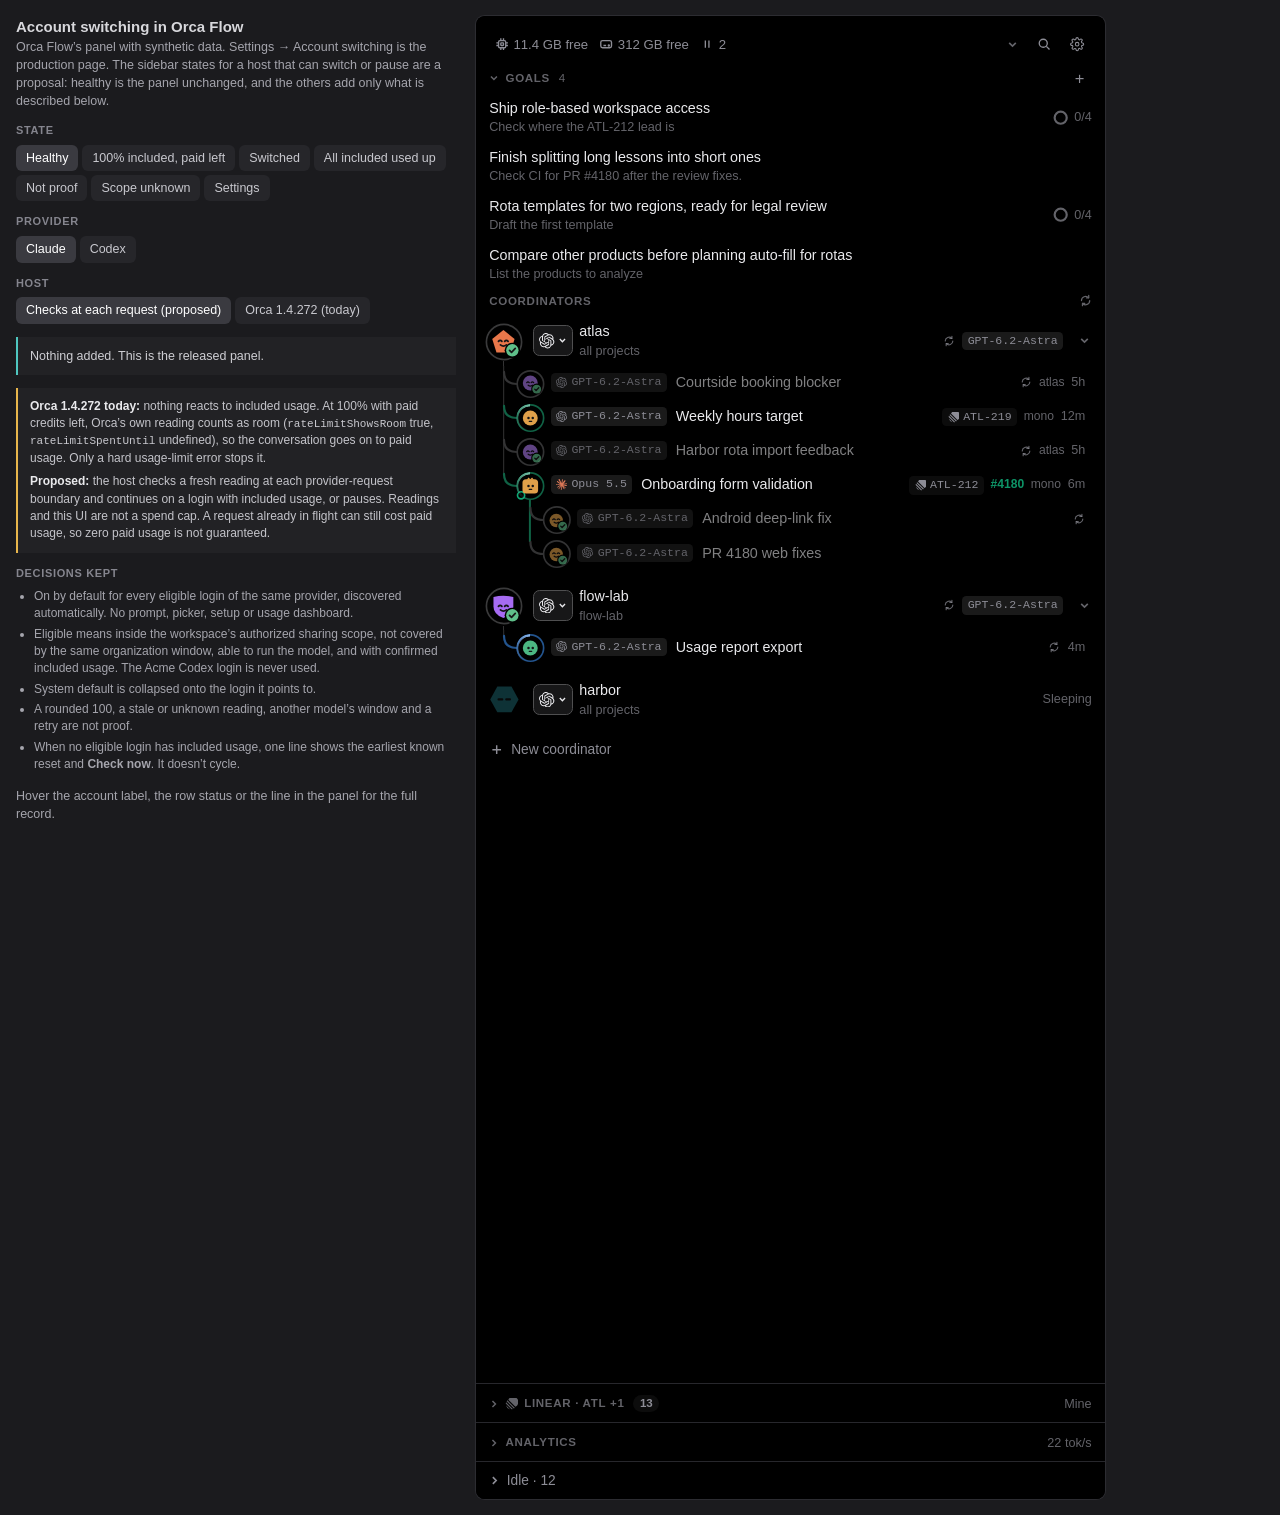
<file: docs/account-failover-prototype.html>
<!doctype html>
<html lang="en">
<meta charset="utf-8">
<meta name="viewport" content="width=device-width,initial-scale=1">
<title>Account switching · Orca Flow 0.2.98 preview</title>
<!--
  Review shell only. The panel in the frame is this worktree's Orca Flow renderer, HTML and CSS
  with synthetic data (docs/account-failover-preview/panel.html, written by
  scripts/account-failover-preview.mjs). Everything on this page outside the frame is for review.
  URL: ?state=healthy|included|switched|spent|notproof|scope|settings&trigger=included|error
       &reason=rounded|stale|othermodel|retry&page=accounts|models&provider=claude|codex&host=ready|today
-->
<style>
  :root { color-scheme: dark; font: 13px/1.45 -apple-system, BlinkMacSystemFont, "Segoe UI", sans-serif; }
  body { margin: 0; background: #1b1b1e; color: #d8d8dc; }
  .wrap { display: flex; flex-wrap: wrap; gap: 20px; padding: 16px; align-items: flex-start; }
  .review { flex: 1 1 280px; max-width: 440px; display: grid; gap: 13px; }
  h1 { margin: 0; font-size: 15px; }
  p { margin: 0; color: #a5a5ad; font-size: 12.5px; }
  .group { display: grid; gap: 6px; }
  .group > b { font-size: 11px; text-transform: uppercase; letter-spacing: .06em; color: #85858e; font-weight: 600; }
  .seg { display: flex; flex-wrap: wrap; gap: 4px; }
  .seg a { padding: 4px 10px; border-radius: 6px; background: #26262a; color: #c9c9cf; text-decoration: none; font-size: 12.5px; }
  .seg a[aria-current="true"] { background: #3a3a40; color: #fff; }
  .seg a:focus-visible { outline: 2px solid #8fb3ff; outline-offset: 2px; }
  [hidden] { display: none !important; }
  .what { padding: 10px 12px; border-left: 2px solid #4fc7c0; background: #222225; color: #cfcfd4; font-size: 12.5px; }
  .host { padding: 10px 12px; border-left: 2px solid #e8b64c; background: #222225; font-size: 12px; color: #c4c4ca; display: grid; gap: 6px; }
  .host b { color: #e9e9ec; }
  ul { margin: 0; padding-left: 18px; color: #a5a5ad; font-size: 12px; }
  li + li { margin-top: 3px; }
  code { font: 11px ui-monospace, "SF Mono", Menlo, monospace; color: #c9c9cf; }
  /* Orca draws the panel at 110%; the frame is the panel's real CSS width. */
  .frame { flex: none; width: 572px; height: 1348px; zoom: 1.1; border: 0; border-radius: 8px; background: #000; box-shadow: 0 0 0 1px #2c2c31; max-width: calc((100vw - 32px) / 1.1); }
</style>
<body>
<div class="wrap">
  <section class="review" aria-label="Review controls">
    <div>
      <h1>Account switching in Orca Flow</h1>
      <p>Orca Flow’s panel with synthetic data. Settings → Account switching is the production page. The sidebar states for a host that can switch or pause are a proposal: healthy is the panel unchanged, and the others add only what is described below.</p>
    </div>
    <div class="group"><b>State</b><nav class="seg" id="state"></nav></div>
    <div class="group" id="reasonGroup"><b>Not proof because</b><nav class="seg" id="reason"></nav></div>
    <div class="group" id="triggerGroup"><b>Trigger</b><nav class="seg" id="trigger"></nav></div>
    <div class="group" id="pageGroup"><b>Settings page</b><nav class="seg" id="page"></nav></div>
    <div class="group"><b>Provider</b><nav class="seg" id="provider"></nav></div>
    <div class="group"><b>Host</b><nav class="seg" id="host"></nav></div>
    <div class="what" id="what" role="status"></div>
    <div class="host">
      <div><b>Orca 1.4.272 today:</b> nothing reacts to included usage. At 100% with paid credits left, Orca’s own reading counts as room (<code>rateLimitShowsRoom</code> true, <code>rateLimitSpentUntil</code> undefined), so the conversation goes on to paid usage. Only a hard usage-limit error stops it.</div>
      <div><b>Proposed:</b> the host checks a fresh reading at each provider-request boundary and continues on a login with included usage, or pauses. Readings and this UI are not a spend cap. A request already in flight can still cost paid usage, so zero paid usage is not guaranteed.</div>
    </div>
    <div class="group"><b>Decisions kept</b>
      <ul>
        <li>On by default for every eligible login of the same provider, discovered automatically. No prompt, picker, setup or usage dashboard.</li>
        <li>Eligible means inside the workspace’s authorized sharing scope, not covered by the same organization window, able to run the model, and with confirmed included usage. The Acme Codex login is never used.</li>
        <li>System default is collapsed onto the login it points to.</li>
        <li>A rounded 100, a stale or unknown reading, another model’s window and a retry are not proof.</li>
        <li>When no eligible login has included usage, one line shows the earliest known reset and <b>Check now</b>. It doesn’t cycle.</li>
      </ul>
    </div>
    <p>Hover the account label, the row status or the line in the panel for the full record.</p>
  </section>
  <iframe class="frame" id="frame" title="Orca Flow panel (preview)"></iframe>
</div>
<script>
'use strict'
const OPTIONS = {
  state: [['healthy', 'Healthy'], ['included', '100% included, paid left'], ['switched', 'Switched'], ['spent', 'All included used up'], ['notproof', 'Not proof'], ['scope', 'Scope unknown'], ['settings', 'Settings']],
  reason: [['rounded', 'Rounded 100'], ['stale', 'Stale reading'], ['othermodel', 'Other model’s window'], ['retry', 'Temporary retry']],
  trigger: [['included', 'Included usage at 100%'], ['error', 'Usage-limit error (fallback)']],
  page: [['accounts', 'Account switching'], ['models', 'Models']],
  provider: [['claude', 'Claude'], ['codex', 'Codex']],
  host: [['ready', 'Checks at each request (proposed)'], ['today', 'Orca 1.4.272 (today)']]
}
const WHAT = {
  healthy: 'Nothing added. This is the released panel.',
  included: 'dev@studio has a fresh reading of 100% of its included 5-hour usage. Paid credits are left and no error appeared. Before the next request, the row’s age becomes the panel’s own pending status, “Moving to qa@studio”.',
  switched: 'qa@studio is verified to have included usage. The row gets one faint label, ⇄ qa@studio (ops@studio for Codex), next to the project and age. Its tooltip is the record. Nothing else changes.',
  spent: 'Every eligible login has used its included usage. Work pauses before the next paid request: the row shows “Paused · 3:45 PM”, and one line under Coordinators shows the earliest known reset and Check now.',
  notproof: 'Not proof, so nothing changes: the panel is identical to healthy.',
  scope: 'At 100% included, Orca can’t confirm which accounts may receive the work. It pauses before paid usage, and the line says why.',
  settings: 'Production: Account switching is its own page beside Models, for the workspace Settings was opened in (Weekly hours target here); only its deviations are saved. It says every eligible login is used by default at 100% included usage, keeps the off switch and the per-login exclusions, and says this Orca doesn’t enforce it yet. Models has no account section. Nothing is saved in this preview.',
  todayIncluded: 'On 1.4.272 nothing reacts to included usage: the panel stays healthy while the provider goes on to paid usage.',
  todayError: 'On 1.4.272 a hard usage-limit error shows only as the row status. The conversation continues after its reset.',
  error: ' Trigger: a hard usage-limit error, kept as the fallback.'
}
const LEGACY_STATE = { exhausted: 'spent', conversation: 'spent', limit: 'spent', normal: 'healthy', usage: 'healthy' }
const q = new URLSearchParams(location.search)
const pick = (key, fallback) => { const v = q.get(key); const ok = OPTIONS[key].map(([k]) => k); return ok.includes(v) ? v : fallback }
const cur = {
  state: pick('state', LEGACY_STATE[q.get('state')] || LEGACY_STATE[q.get('placement')] || LEGACY_STATE[q.get('variant')] || 'healthy'),
  reason: pick('reason', 'rounded'), trigger: pick('trigger', 'included'), page: pick('page', 'accounts'),
  provider: pick('provider', q.get('provider') === 'Codex' ? 'codex' : 'claude'), host: pick('host', 'ready')
}
function render() {
  for (const key of Object.keys(OPTIONS)) {
    document.getElementById(key).innerHTML = OPTIONS[key].map(([k, label]) => {
      const next = new URLSearchParams({ ...cur, [key]: k })
      return `<a href="?${next}" data-key="${key}" data-value="${k}" aria-current="${cur[key] === k}">${label}</a>`
    }).join('')
  }
  document.getElementById('reasonGroup').hidden = cur.state !== 'notproof'
  document.getElementById('triggerGroup').hidden = !['switched', 'spent'].includes(cur.state)
  document.getElementById('pageGroup').hidden = cur.state !== 'settings'
  const params = new URLSearchParams(cur)
  document.getElementById('frame').src = 'account-failover-preview/panel.html?' + params
  const limitState = ['included', 'switched', 'spent', 'scope'].includes(cur.state)
  const error = ['switched', 'spent'].includes(cur.state) && cur.trigger === 'error'
  document.getElementById('what').textContent = cur.host === 'today' && limitState ? (error ? WHAT.todayError : WHAT.todayIncluded) : WHAT[cur.state] + (error ? WHAT.error : '')
  history.replaceState(null, '', '?' + params)
}
document.addEventListener('click', (e) => {
  const a = e.target.closest('a[data-key]')
  if (!a) return
  e.preventDefault(); cur[a.dataset.key] = a.dataset.value; render()
})
render()
</script>
</body>
</html>
</file>
